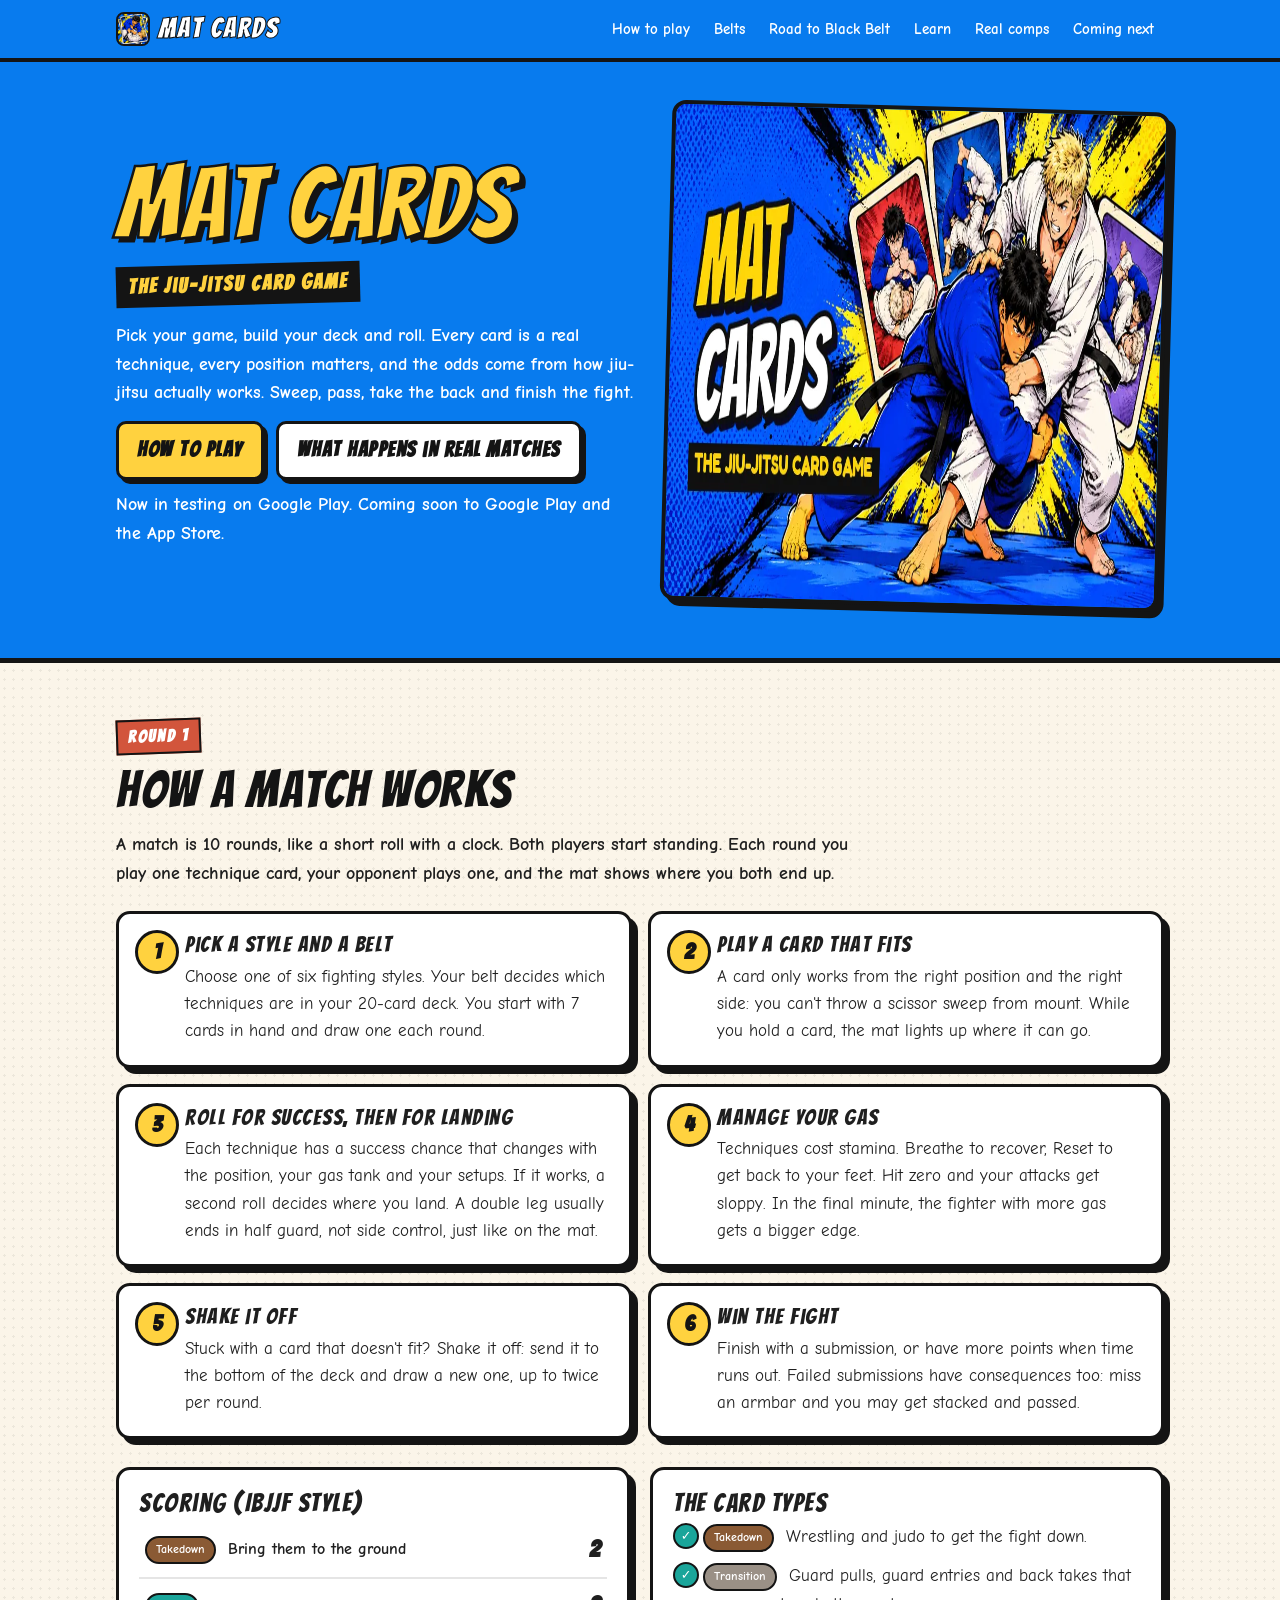
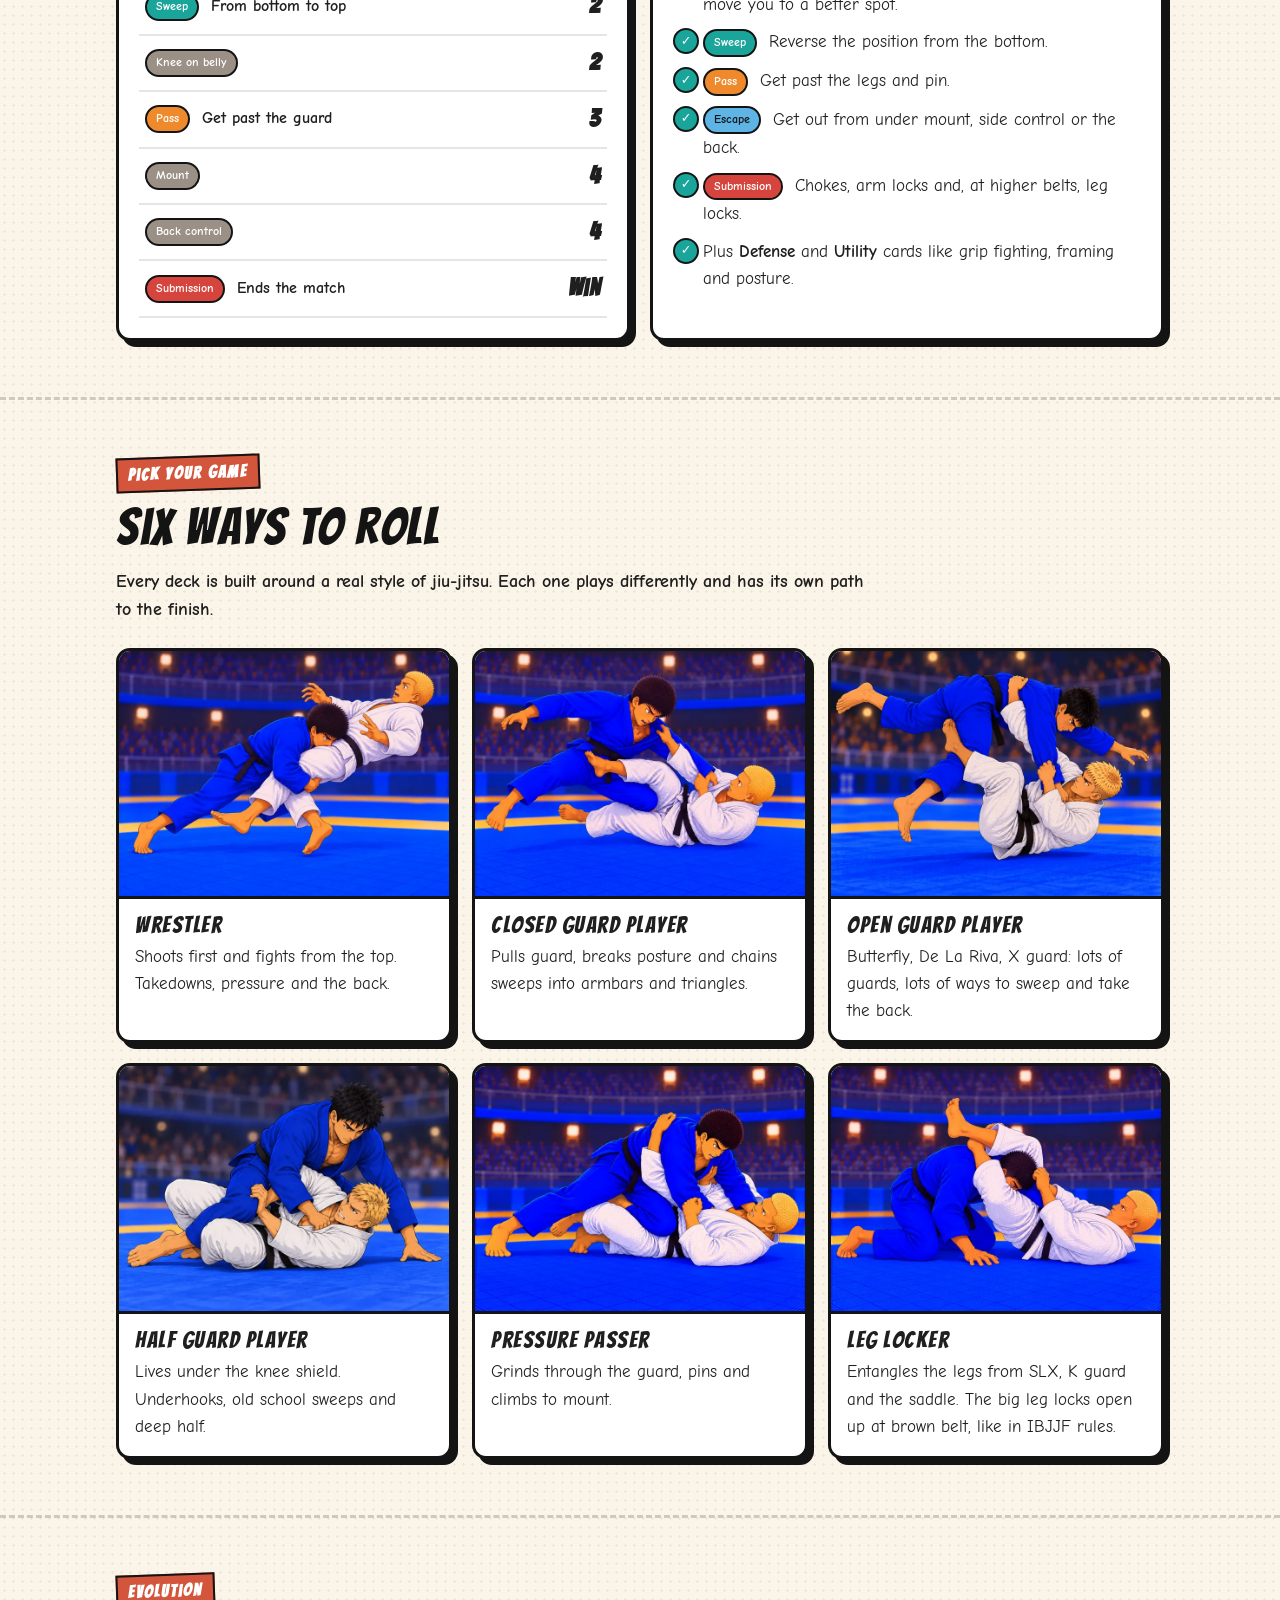
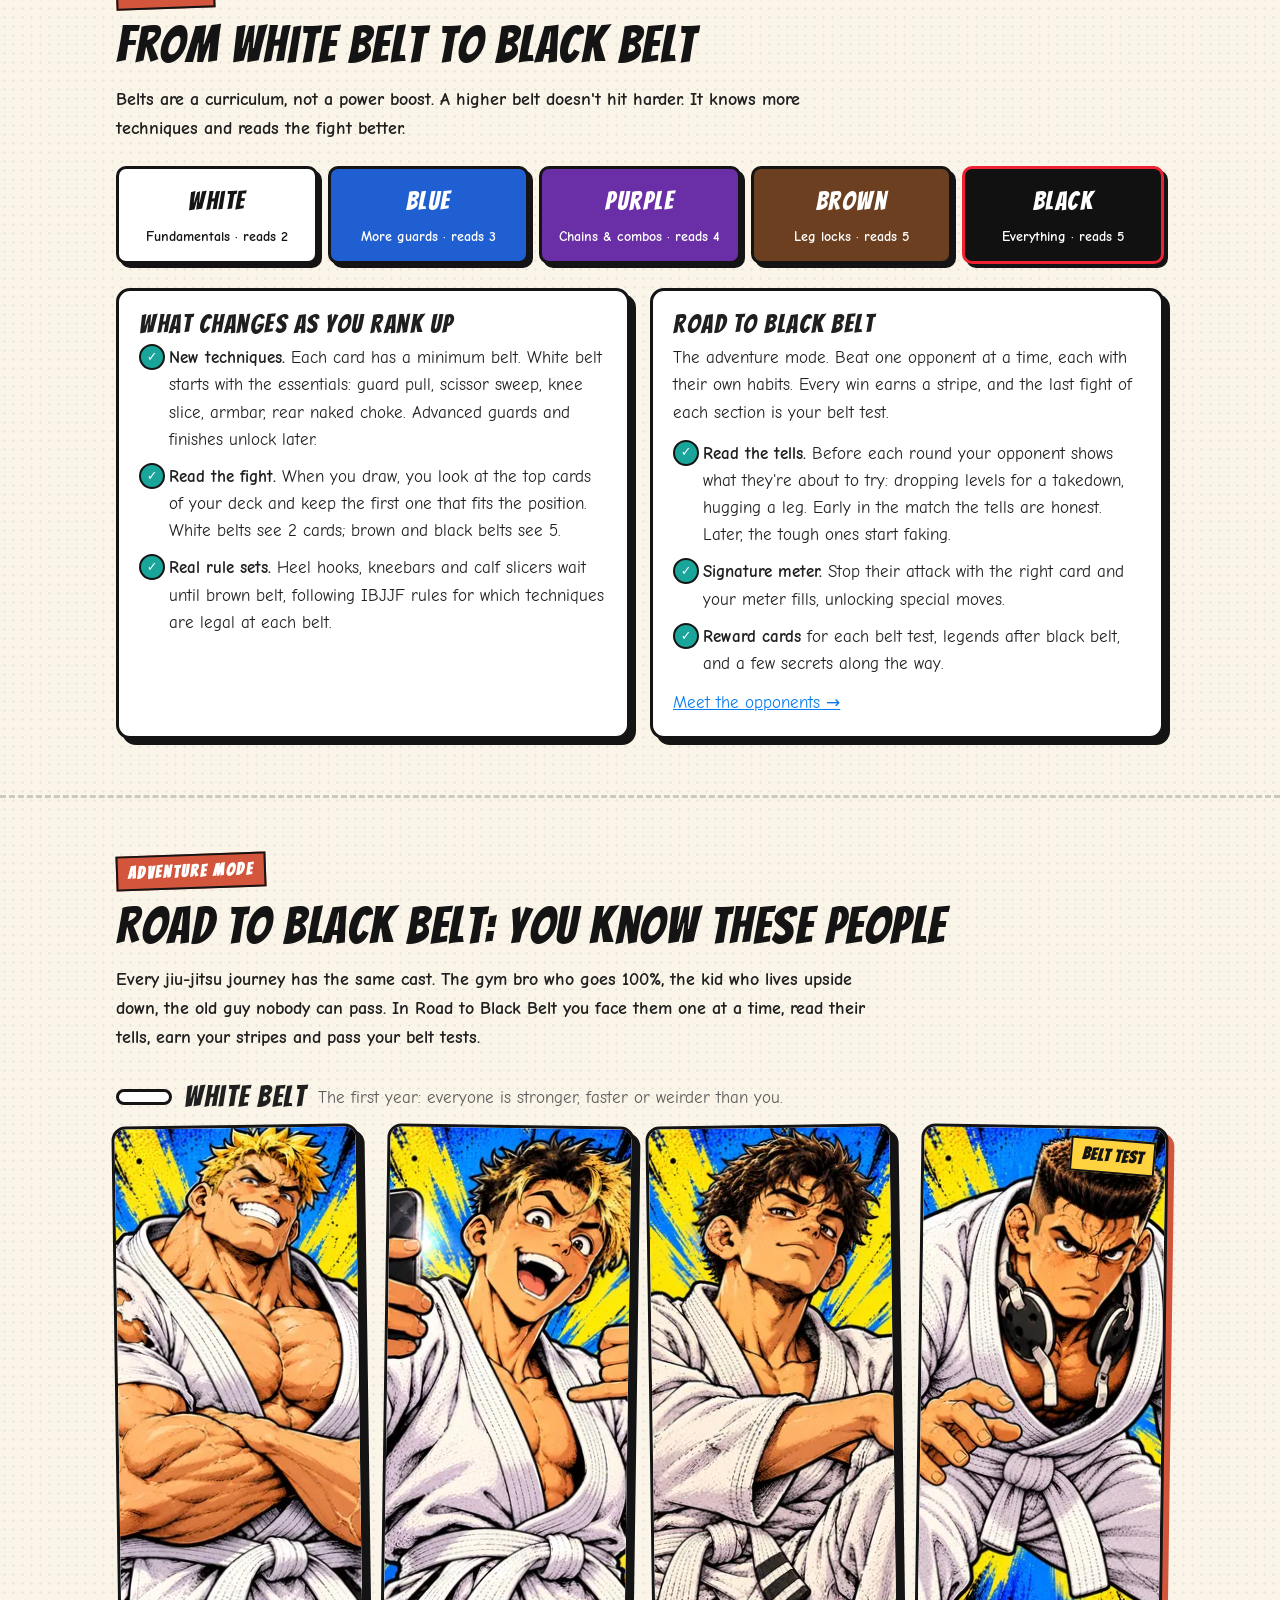
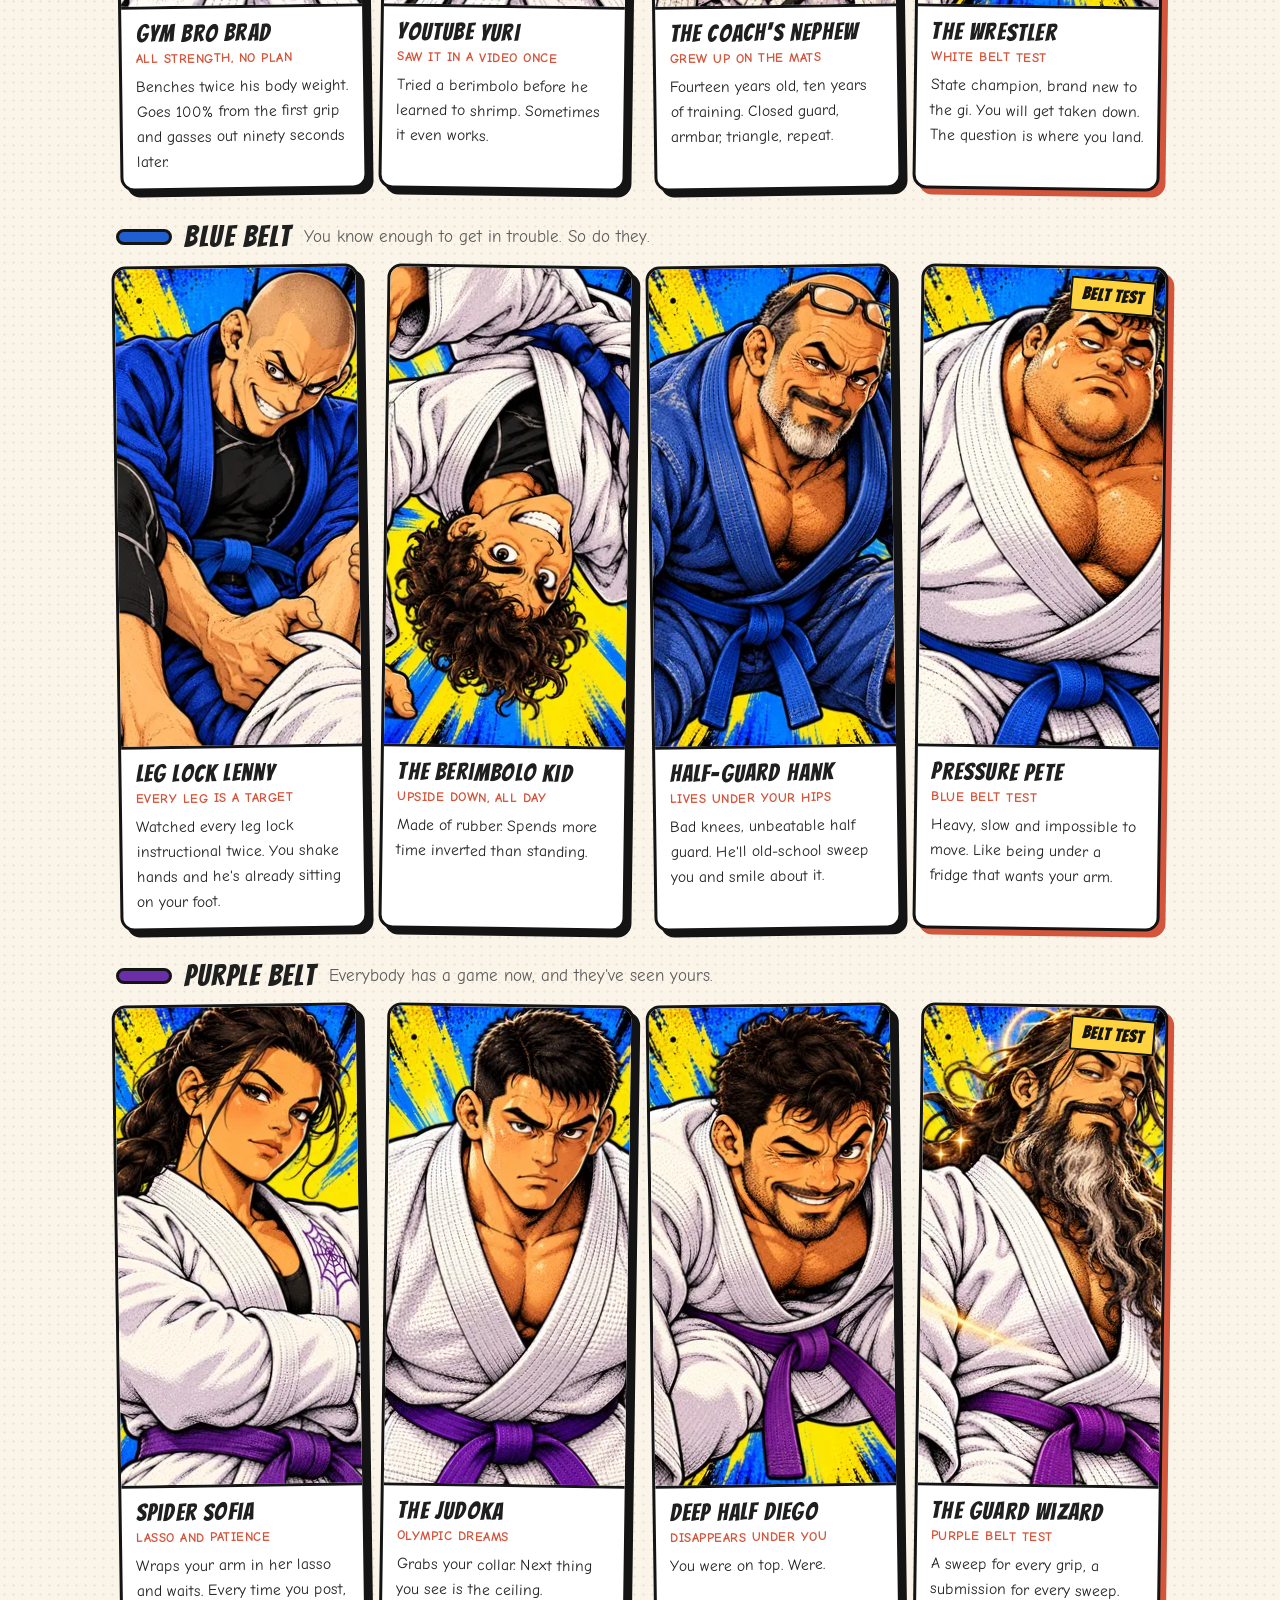
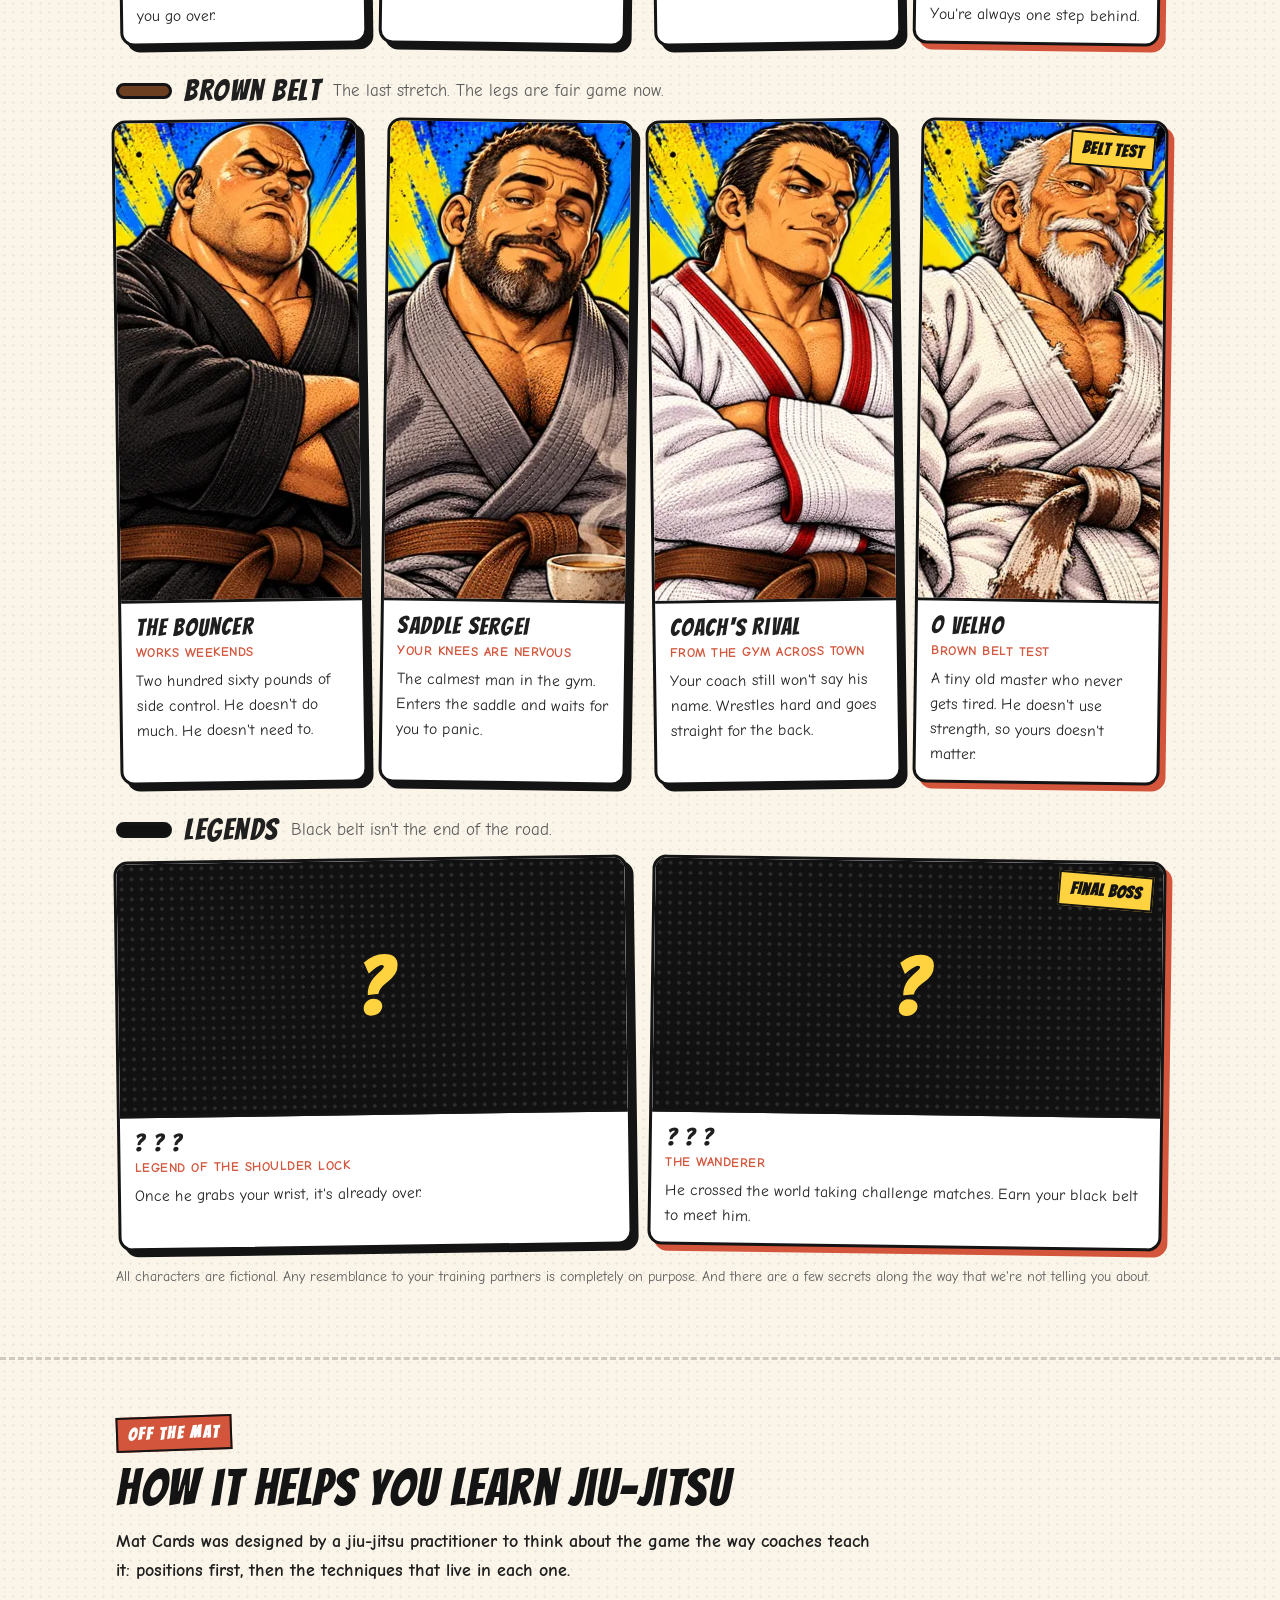
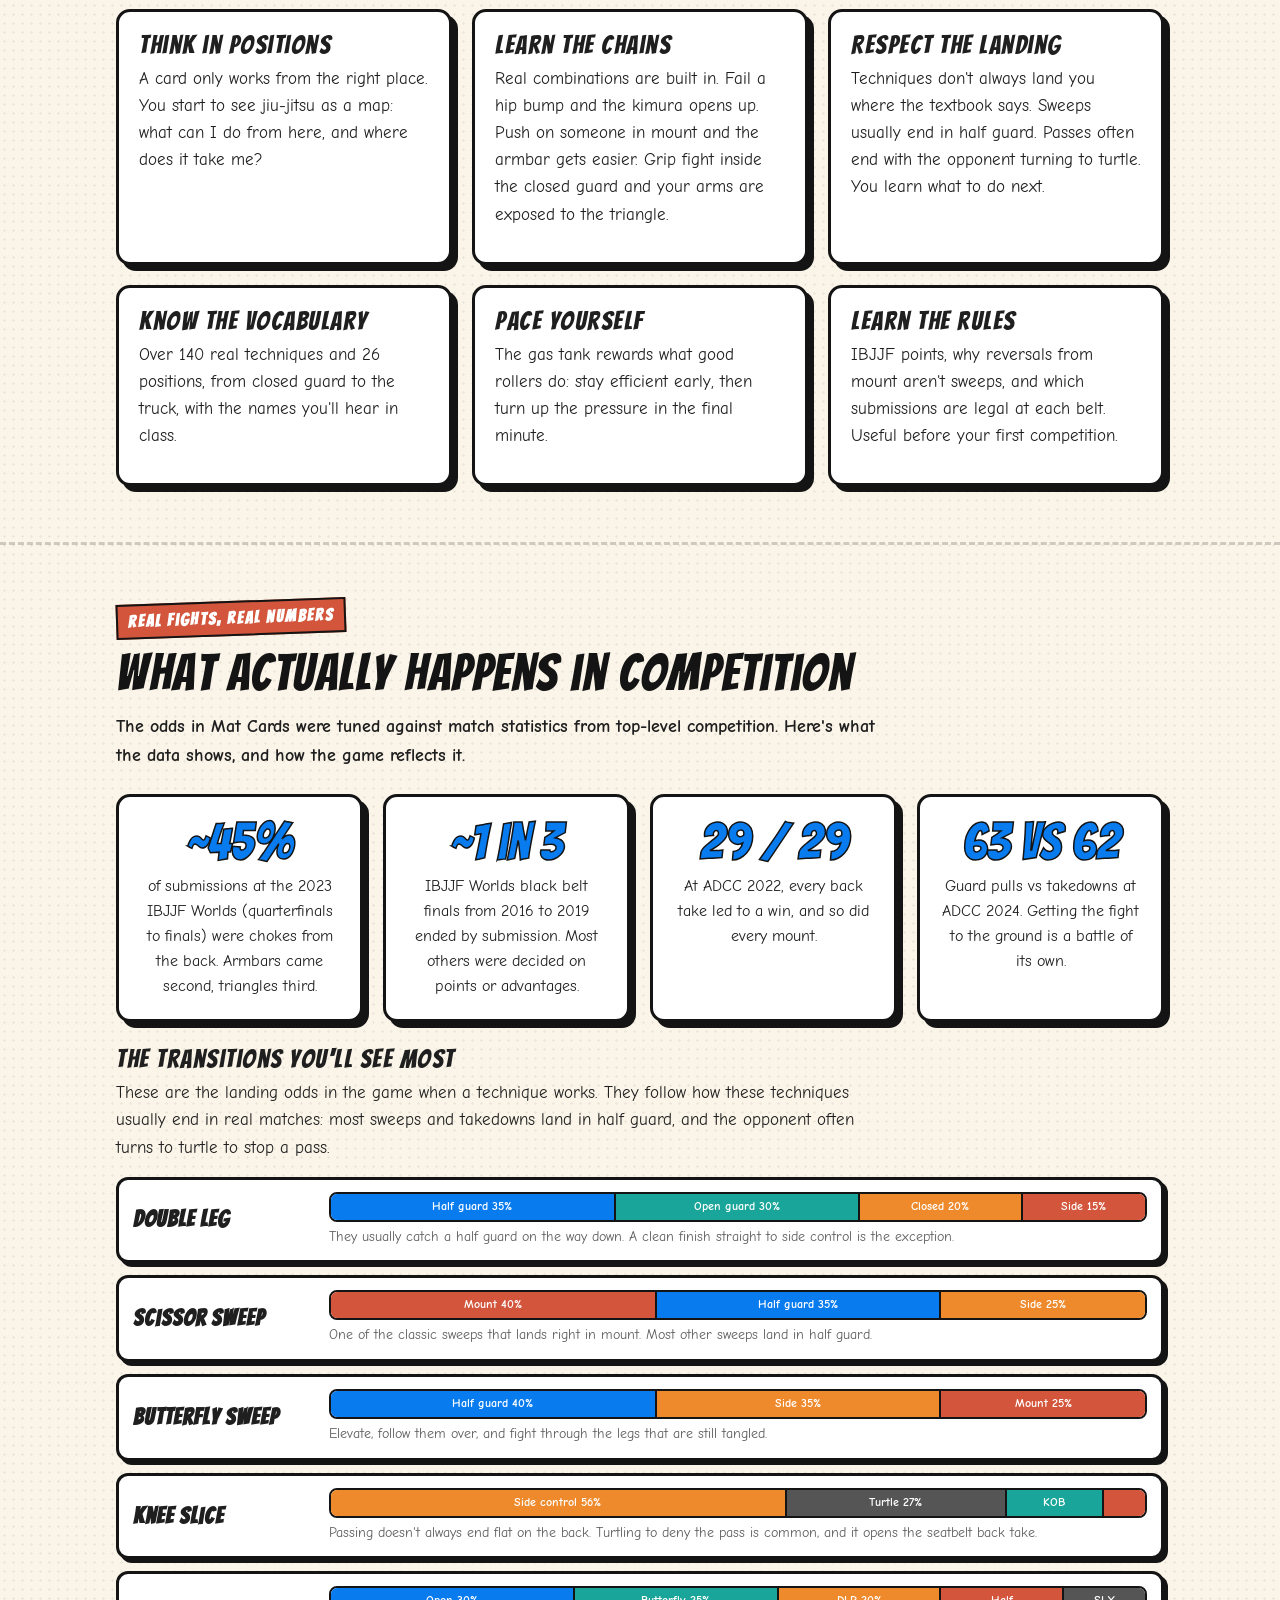
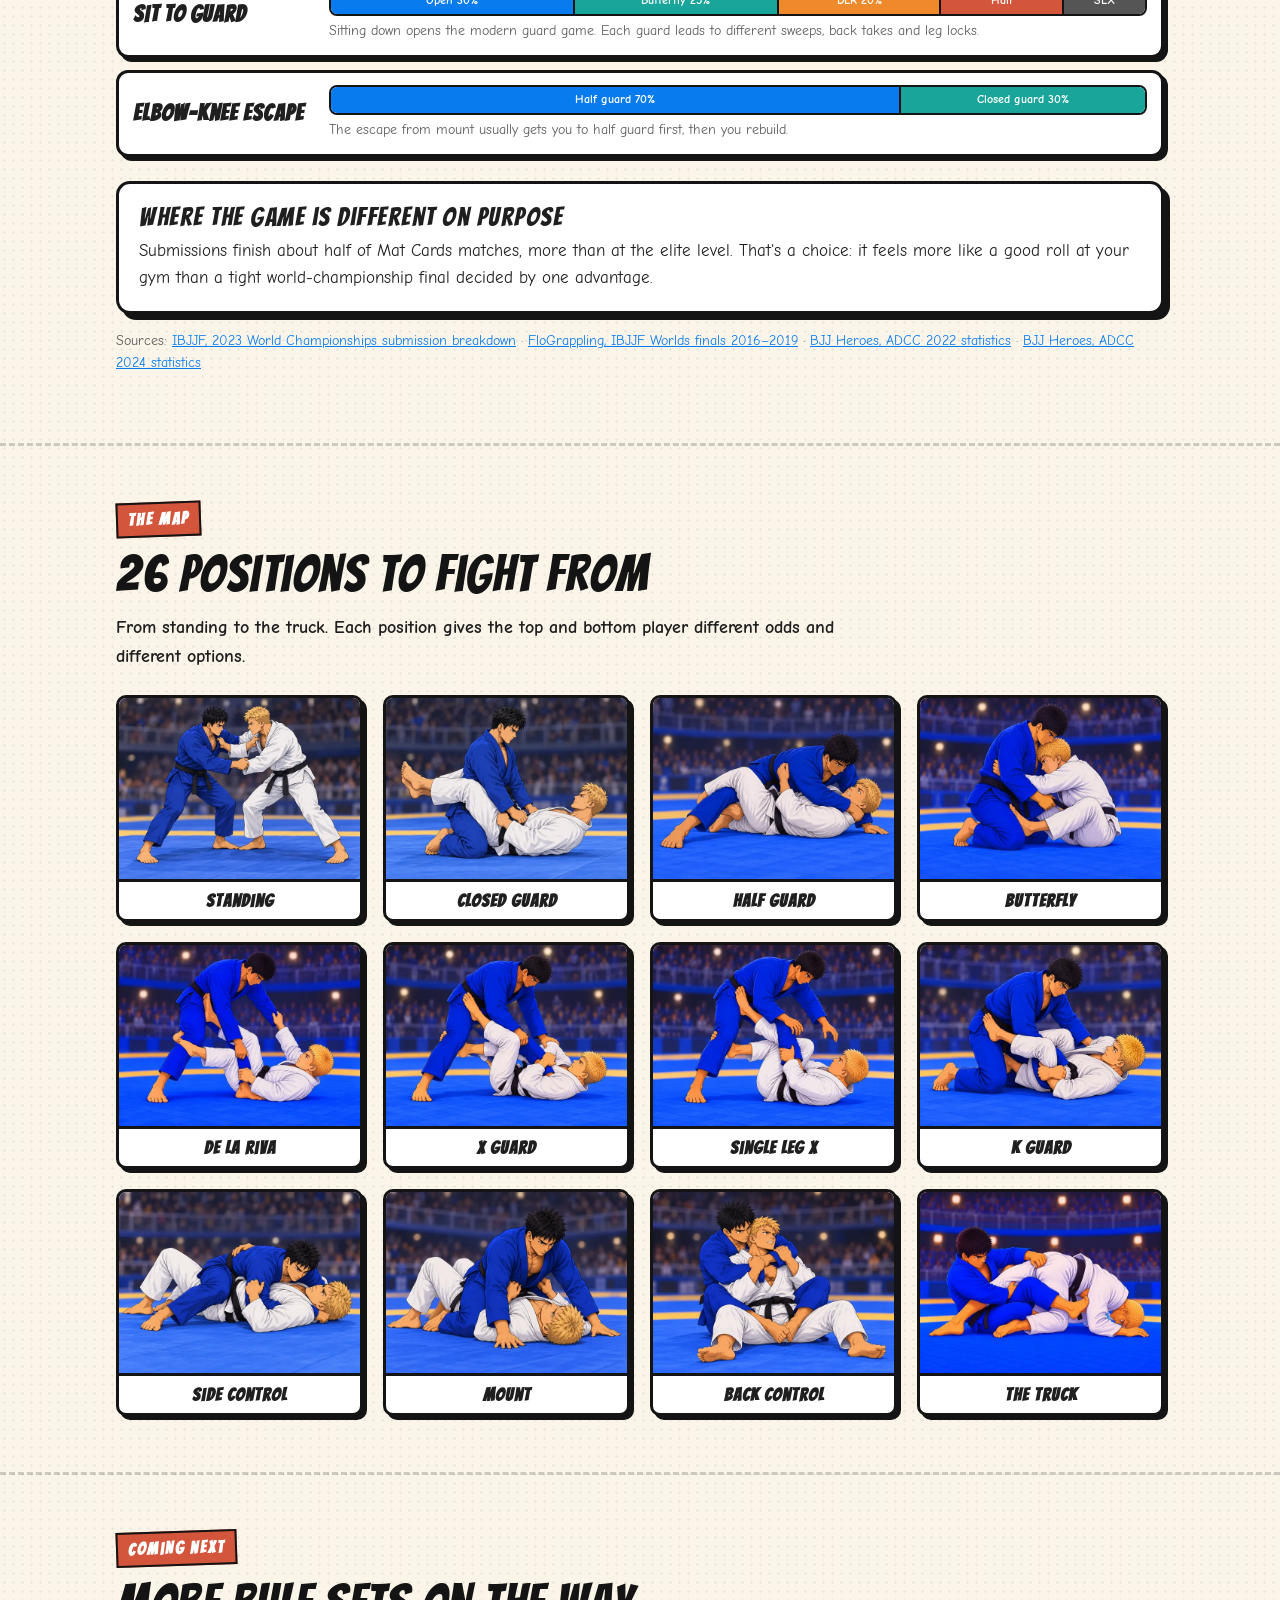
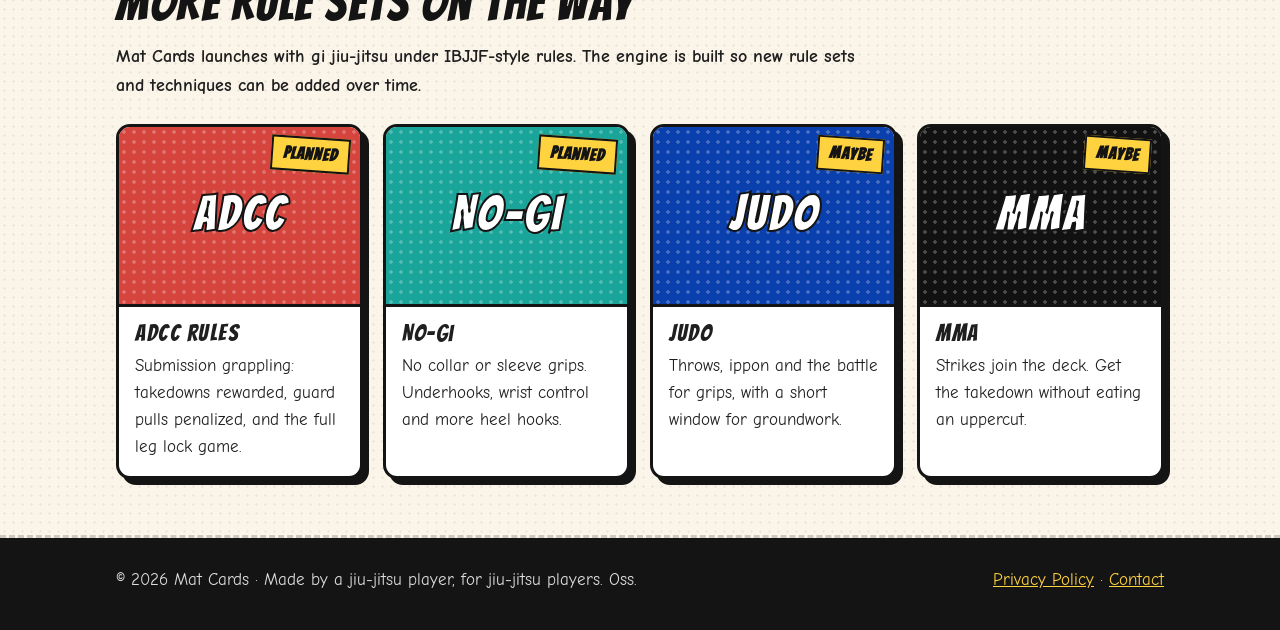
<file: index.html>
<!doctype html>
<html lang="en">
<head>
<meta charset="utf-8">
<meta name="viewport" content="width=device-width, initial-scale=1">
<title>Mat Cards — The Jiu-Jitsu Card Game</title>
<meta name="description" content="Mat Cards is a jiu-jitsu card game built on real grappling: positions, transitions and submissions work the way they do on the mat. Learn how to play, how belts work and what really happens in competition.">
<meta property="og:title" content="Mat Cards — The Jiu-Jitsu Card Game">
<meta property="og:description" content="Play techniques, chain positions and submit your opponent. A card game built on how jiu-jitsu really works.">
<meta property="og:image" content="assets/img/hero.webp">
<link rel="icon" href="assets/img/favicon.png">
<link rel="preconnect" href="https://fonts.googleapis.com">
<link rel="preconnect" href="https://fonts.gstatic.com" crossorigin>
<link href="https://fonts.googleapis.com/css2?family=Bangers&family=Comic+Neue:wght@400;700&display=swap" rel="stylesheet">
<link rel="stylesheet" href="assets/site.css">
</head>
<body>

<nav class="top"><div class="wrap">
  <a class="brand" href="#top"><img src="assets/img/icon.png" alt="">Mat Cards</a>
  <div class="links">
    <a href="#play">How to play</a>
    <a href="#belts">Belts</a>
    <a href="#road">Road to Black Belt</a>
    <a href="#learn">Learn</a>
    <a href="#real">Real comps</a>
    <a href="#next">Coming next</a>
  </div>
</div></nav>

<header class="hero" id="top"><div class="wrap">
  <div>
    <h1>Mat Cards</h1>
    <div class="tag">The jiu-jitsu card game</div>
    <p>Pick your game, build your deck and roll. Every card is a real technique, every position matters, and the odds come from how jiu-jitsu actually works. Sweep, pass, take the back and finish the fight.</p>
    <div class="btns">
      <a class="btn" href="#play">How to play</a>
      <a class="btn alt" href="#real">What happens in real matches</a>
    </div>
    <p class="soon">Now in testing on Google Play. Coming soon to Google Play and the App Store.</p>
  </div>
  <img class="art" src="assets/img/hero.webp" alt="Mat Cards key art: two fighters in blue and white gis with game cards behind them" width="1024" height="500">
</div></header>

<main>

<!-- HOW TO PLAY -->
<section id="play"><div class="wrap">
  <span class="kicker">Round 1</span>
  <h2>How a match works</h2>
  <p class="lead">A match is 10 rounds, like a short roll with a clock. Both players start standing. Each round you play one technique card, your opponent plays one, and the mat shows where you both end up.</p>

  <div class="steps" style="margin-top:24px">
    <div class="panel step"><h3>Pick a style and a belt</h3><p>Choose one of six fighting styles. Your belt decides which techniques are in your 20-card deck. You start with 7 cards in hand and draw one each round.</p></div>
    <div class="panel step"><h3>Play a card that fits</h3><p>A card only works from the right position and the right side: you can't throw a scissor sweep from mount. While you hold a card, the mat lights up where it can go.</p></div>
    <div class="panel step"><h3>Roll for success, then for landing</h3><p>Each technique has a success chance that changes with the position, your gas tank and your setups. If it works, a second roll decides where you land. A double leg usually ends in half guard, not side control, just like on the mat.</p></div>
    <div class="panel step"><h3>Manage your gas</h3><p>Techniques cost stamina. Breathe to recover, Reset to get back to your feet. Hit zero and your attacks get sloppy. In the final minute, the fighter with more gas gets a bigger edge.</p></div>
    <div class="panel step"><h3>Shake it off</h3><p>Stuck with a card that doesn't fit? Shake it off: send it to the bottom of the deck and draw a new one, up to twice per round.</p></div>
    <div class="panel step"><h3>Win the fight</h3><p>Finish with a submission, or have more points when time runs out. Failed submissions have consequences too: miss an armbar and you may get stacked and passed.</p></div>
  </div>

  <div class="grid g2" style="margin-top:28px">
    <div class="panel">
      <h3>Scoring (IBJJF style)</h3>
      <table class="points">
        <tr><td><span class="pill td">Takedown</span> Bring them to the ground</td><td>2</td></tr>
        <tr><td><span class="pill sweep">Sweep</span> From bottom to top</td><td>2</td></tr>
        <tr><td><span class="pill tr">Knee on belly</span></td><td>2</td></tr>
        <tr><td><span class="pill pass">Pass</span> Get past the guard</td><td>3</td></tr>
        <tr><td><span class="pill tr">Mount</span></td><td>4</td></tr>
        <tr><td><span class="pill tr">Back control</span></td><td>4</td></tr>
        <tr><td><span class="pill sub">Submission</span> Ends the match</td><td>Win</td></tr>
      </table>
    </div>
    <div class="panel">
      <h3>The card types</h3>
      <ul class="check">
        <li><span class="pill td">Takedown</span> Wrestling and judo to get the fight down.</li>
        <li><span class="pill tr">Transition</span> Guard pulls, guard entries and back takes that move you to a better spot.</li>
        <li><span class="pill sweep">Sweep</span> Reverse the position from the bottom.</li>
        <li><span class="pill pass">Pass</span> Get past the legs and pin.</li>
        <li><span class="pill esc">Escape</span> Get out from under mount, side control or the back.</li>
        <li><span class="pill sub">Submission</span> Chokes, arm locks and, at higher belts, leg locks.</li>
        <li>Plus <b>Defense</b> and <b>Utility</b> cards like grip fighting, framing and posture.</li>
      </ul>
    </div>
  </div>
</div></section>

<!-- STYLES -->
<section id="styles"><div class="wrap">
  <span class="kicker">Pick your game</span>
  <h2>Six ways to roll</h2>
  <p class="lead">Every deck is built around a real style of jiu-jitsu. Each one plays differently and has its own path to the finish.</p>
  <div class="grid g3" style="margin-top:24px">
    <div class="card"><img src="assets/img/card_double_leg.webp" alt="Double leg takedown" loading="lazy"><div class="body"><h3>Wrestler</h3><p>Shoots first and fights from the top. Takedowns, pressure and the back.</p></div></div>
    <div class="card"><img src="assets/img/card_scissor_sweep.webp" alt="Scissor sweep from closed guard" loading="lazy"><div class="body"><h3>Closed Guard Player</h3><p>Pulls guard, breaks posture and chains sweeps into armbars and triangles.</p></div></div>
    <div class="card"><img src="assets/img/card_butterfly_sweep.webp" alt="Butterfly sweep" loading="lazy"><div class="body"><h3>Open Guard Player</h3><p>Butterfly, De La Riva, X guard: lots of guards, lots of ways to sweep and take the back.</p></div></div>
    <div class="card"><img src="assets/img/card_elbow_knee.webp" alt="Elbow-knee escape to half guard" loading="lazy"><div class="body"><h3>Half Guard Player</h3><p>Lives under the knee shield. Underhooks, old school sweeps and deep half.</p></div></div>
    <div class="card"><img src="assets/img/card_knee_slice.webp" alt="Knee slice pass" loading="lazy"><div class="body"><h3>Pressure Passer</h3><p>Grinds through the guard, pins and climbs to mount.</p></div></div>
    <div class="card"><img src="assets/img/card_triangle.webp" alt="Triangle choke" loading="lazy"><div class="body"><h3>Leg Locker</h3><p>Entangles the legs from SLX, K guard and the saddle. The big leg locks open up at brown belt, like in IBJJF rules.</p></div></div>
  </div>
</div></section>

<!-- BELTS -->
<section id="belts"><div class="wrap">
  <span class="kicker">Evolution</span>
  <h2>From white belt to black belt</h2>
  <p class="lead">Belts are a curriculum, not a power boost. A higher belt doesn't hit harder. It knows more techniques and reads the fight better.</p>
  <div class="belts" style="margin:24px 0">
    <div class="belt white"><b>White</b><span>Fundamentals · reads 2</span></div>
    <div class="belt blue"><b>Blue</b><span>More guards · reads 3</span></div>
    <div class="belt purple"><b>Purple</b><span>Chains & combos · reads 4</span></div>
    <div class="belt brown"><b>Brown</b><span>Leg locks · reads 5</span></div>
    <div class="belt black"><b>Black</b><span>Everything · reads 5</span></div>
  </div>
  <div class="grid g2">
    <div class="panel">
      <h3>What changes as you rank up</h3>
      <ul class="check">
        <li><b>New techniques.</b> Each card has a minimum belt. White belt starts with the essentials: guard pull, scissor sweep, knee slice, armbar, rear naked choke. Advanced guards and finishes unlock later.</li>
        <li><b>Read the fight.</b> When you draw, you look at the top cards of your deck and keep the first one that fits the position. White belts see 2 cards; brown and black belts see 5.</li>
        <li><b>Real rule sets.</b> Heel hooks, kneebars and calf slicers wait until brown belt, following IBJJF rules for which techniques are legal at each belt.</li>
      </ul>
    </div>
    <div class="panel">
      <h3>Road to Black Belt</h3>
      <p style="font-weight:400">The adventure mode. Beat one opponent at a time, each with their own habits. Every win earns a stripe, and the last fight of each section is your belt test.</p>
      <ul class="check">
        <li><b>Read the tells.</b> Before each round your opponent shows what they're about to try: dropping levels for a takedown, hugging a leg. Early in the match the tells are honest. Later, the tough ones start faking.</li>
        <li><b>Signature meter.</b> Stop their attack with the right card and your meter fills, unlocking special moves.</li>
        <li><b>Reward cards</b> for each belt test, legends after black belt, and a few secrets along the way.</li>
      </ul>
      <p style="font-weight:400;margin:12px 0 0"><a href="#road">Meet the opponents →</a></p>
    </div>
  </div>
</div></section>

<!-- ROAD TO BLACK BELT -->
<section id="road"><div class="wrap">
  <span class="kicker">Adventure mode</span>
  <h2>Road to Black Belt: you know these people</h2>
  <p class="lead">Every jiu-jitsu journey has the same cast. The gym bro who goes 100%, the kid who lives upside down, the old guy nobody can pass. In Road to Black Belt you face them one at a time, read their tells, earn your stripes and pass your belt tests.</p>

  <div class="mates-head"><span class="beltchip white"></span><h3>White belt</h3><p>The first year: everyone is stronger, faster or weirder than you.</p></div>
  <div class="grid g4 mates">
    <div class="mate"><img src="assets/img/portrait_gym_bro_brad.webp" alt="Gym Bro Brad, white belt opponent" loading="lazy" width="480" height="480"><div class="body"><h4>Gym Bro Brad</h4><div class="mtag">All strength, no plan</div><p>Benches twice his body weight. Goes 100% from the first grip and gasses out ninety seconds later.</p></div></div>
    <div class="mate"><img src="assets/img/portrait_youtube_yuri.webp" alt="YouTube Yuri, white belt opponent" loading="lazy" width="480" height="480"><div class="body"><h4>YouTube Yuri</h4><div class="mtag">Saw it in a video once</div><p>Tried a berimbolo before he learned to shrimp. Sometimes it even works.</p></div></div>
    <div class="mate"><img src="assets/img/portrait_coachs_nephew.webp" alt="The Coach's Nephew, white belt opponent" loading="lazy" width="480" height="480"><div class="body"><h4>The Coach's Nephew</h4><div class="mtag">Grew up on the mats</div><p>Fourteen years old, ten years of training. Closed guard, armbar, triangle, repeat.</p></div></div>
    <div class="mate boss"><img src="assets/img/portrait_the_wrestler.webp" alt="The Wrestler, white belt opponent" loading="lazy" width="480" height="480"><span class="badge">Belt test</span><div class="body"><h4>The Wrestler</h4><div class="mtag">White belt test</div><p>State champion, brand new to the gi. You will get taken down. The question is where you land.</p></div></div>
  </div>
  <div class="mates-head"><span class="beltchip blue"></span><h3>Blue belt</h3><p>You know enough to get in trouble. So do they.</p></div>
  <div class="grid g4 mates">
    <div class="mate"><img src="assets/img/portrait_leg_lock_lenny.webp" alt="Leg Lock Lenny, blue belt opponent" loading="lazy" width="480" height="480"><div class="body"><h4>Leg Lock Lenny</h4><div class="mtag">Every leg is a target</div><p>Watched every leg lock instructional twice. You shake hands and he's already sitting on your foot.</p></div></div>
    <div class="mate"><img src="assets/img/portrait_berimbolo_kid.webp" alt="The Berimbolo Kid, blue belt opponent" loading="lazy" width="480" height="480"><div class="body"><h4>The Berimbolo Kid</h4><div class="mtag">Upside down, all day</div><p>Made of rubber. Spends more time inverted than standing.</p></div></div>
    <div class="mate"><img src="assets/img/portrait_half_guard_hank.webp" alt="Half-Guard Hank, blue belt opponent" loading="lazy" width="480" height="480"><div class="body"><h4>Half-Guard Hank</h4><div class="mtag">Lives under your hips</div><p>Bad knees, unbeatable half guard. He'll old-school sweep you and smile about it.</p></div></div>
    <div class="mate boss"><img src="assets/img/portrait_pressure_pete.webp" alt="Pressure Pete, blue belt opponent" loading="lazy" width="480" height="480"><span class="badge">Belt test</span><div class="body"><h4>Pressure Pete</h4><div class="mtag">Blue belt test</div><p>Heavy, slow and impossible to move. Like being under a fridge that wants your arm.</p></div></div>
  </div>
  <div class="mates-head"><span class="beltchip purple"></span><h3>Purple belt</h3><p>Everybody has a game now, and they've seen yours.</p></div>
  <div class="grid g4 mates">
    <div class="mate"><img src="assets/img/portrait_spider_sofia.webp" alt="Spider Sofia, purple belt opponent" loading="lazy" width="480" height="480"><div class="body"><h4>Spider Sofia</h4><div class="mtag">Lasso and patience</div><p>Wraps your arm in her lasso and waits. Every time you post, you go over.</p></div></div>
    <div class="mate"><img src="assets/img/portrait_the_judoka.webp" alt="The Judoka, purple belt opponent" loading="lazy" width="480" height="480"><div class="body"><h4>The Judoka</h4><div class="mtag">Olympic dreams</div><p>Grabs your collar. Next thing you see is the ceiling.</p></div></div>
    <div class="mate"><img src="assets/img/portrait_deep_half_diego.webp" alt="Deep Half Diego, purple belt opponent" loading="lazy" width="480" height="480"><div class="body"><h4>Deep Half Diego</h4><div class="mtag">Disappears under you</div><p>You were on top. Were.</p></div></div>
    <div class="mate boss"><img src="assets/img/portrait_guard_wizard.webp" alt="The Guard Wizard, purple belt opponent" loading="lazy" width="480" height="480"><span class="badge">Belt test</span><div class="body"><h4>The Guard Wizard</h4><div class="mtag">Purple belt test</div><p>A sweep for every grip, a submission for every sweep. You're always one step behind.</p></div></div>
  </div>
  <div class="mates-head"><span class="beltchip brown"></span><h3>Brown belt</h3><p>The last stretch. The legs are fair game now.</p></div>
  <div class="grid g4 mates">
    <div class="mate"><img src="assets/img/portrait_the_bouncer.webp" alt="The Bouncer, brown belt opponent" loading="lazy" width="480" height="480"><div class="body"><h4>The Bouncer</h4><div class="mtag">Works weekends</div><p>Two hundred sixty pounds of side control. He doesn't do much. He doesn't need to.</p></div></div>
    <div class="mate"><img src="assets/img/portrait_saddle_sergei.webp" alt="Saddle Sergei, brown belt opponent" loading="lazy" width="480" height="480"><div class="body"><h4>Saddle Sergei</h4><div class="mtag">Your knees are nervous</div><p>The calmest man in the gym. Enters the saddle and waits for you to panic.</p></div></div>
    <div class="mate"><img src="assets/img/portrait_coachs_rival.webp" alt="Coach's Rival, brown belt opponent" loading="lazy" width="480" height="480"><div class="body"><h4>Coach's Rival</h4><div class="mtag">From the gym across town</div><p>Your coach still won't say his name. Wrestles hard and goes straight for the back.</p></div></div>
    <div class="mate boss"><img src="assets/img/portrait_o_velho.webp" alt="O Velho, brown belt opponent" loading="lazy" width="480" height="480"><span class="badge">Belt test</span><div class="body"><h4>O Velho</h4><div class="mtag">Brown belt test</div><p>A tiny old master who never gets tired. He doesn't use strength, so yours doesn't matter.</p></div></div>
  </div>
  <div class="mates-head"><span class="beltchip black"></span><h3>Legends</h3><p>Black belt isn't the end of the road.</p></div>
  <div class="grid g2 mates legends">
    <div class="mate locked"><div class="ph">?</div><div class="body"><h4>? ? ?</h4><div class="mtag">Legend of the shoulder lock</div><p>Once he grabs your wrist, it's already over.</p></div></div>
    <div class="mate locked boss"><div class="ph">?</div><span class="badge">Final boss</span><div class="body"><h4>? ? ?</h4><div class="mtag">The wanderer</div><p>He crossed the world taking challenge matches. Earn your black belt to meet him.</p></div></div>
  </div>
  <p class="src" style="margin-top:18px">All characters are fictional. Any resemblance to your training partners is completely on purpose. And there are a few secrets along the way that we're not telling you about.</p>
</div></section>

<!-- LEARN -->
<section id="learn"><div class="wrap">
  <span class="kicker">Off the mat</span>
  <h2>How it helps you learn jiu-jitsu</h2>
  <p class="lead">Mat Cards was designed by a jiu-jitsu practitioner to think about the game the way coaches teach it: positions first, then the techniques that live in each one.</p>
  <div class="grid g3" style="margin-top:24px">
    <div class="panel"><h3>Think in positions</h3><p style="font-weight:400">A card only works from the right place. You start to see jiu-jitsu as a map: what can I do from here, and where does it take me?</p></div>
    <div class="panel"><h3>Learn the chains</h3><p style="font-weight:400">Real combinations are built in. Fail a hip bump and the kimura opens up. Push on someone in mount and the armbar gets easier. Grip fight inside the closed guard and your arms are exposed to the triangle.</p></div>
    <div class="panel"><h3>Respect the landing</h3><p style="font-weight:400">Techniques don't always land you where the textbook says. Sweeps usually end in half guard. Passes often end with the opponent turning to turtle. You learn what to do next.</p></div>
    <div class="panel"><h3>Know the vocabulary</h3><p style="font-weight:400">Over 140 real techniques and 26 positions, from closed guard to the truck, with the names you'll hear in class.</p></div>
    <div class="panel"><h3>Pace yourself</h3><p style="font-weight:400">The gas tank rewards what good rollers do: stay efficient early, then turn up the pressure in the final minute.</p></div>
    <div class="panel"><h3>Learn the rules</h3><p style="font-weight:400">IBJJF points, why reversals from mount aren't sweeps, and which submissions are legal at each belt. Useful before your first competition.</p></div>
  </div>
</div></section>

<!-- REAL COMPETITION -->
<section id="real"><div class="wrap">
  <span class="kicker">Real fights, real numbers</span>
  <h2>What actually happens in competition</h2>
  <p class="lead">The odds in Mat Cards were tuned against match statistics from top-level competition. Here's what the data shows, and how the game reflects it.</p>

  <div class="grid g4" style="margin:24px 0">
    <div class="panel stat"><b>~45%</b><p>of submissions at the 2023 IBJJF Worlds (quarterfinals to finals) were chokes from the back. Armbars came second, triangles third.</p></div>
    <div class="panel stat"><b>~1 in 3</b><p>IBJJF Worlds black belt finals from 2016 to 2019 ended by submission. Most others were decided on points or advantages.</p></div>
    <div class="panel stat"><b>29 / 29</b><p>At ADCC 2022, every back take led to a win, and so did every mount.</p></div>
    <div class="panel stat"><b>63 vs 62</b><p>Guard pulls vs takedowns at ADCC 2024. Getting the fight to the ground is a battle of its own.</p></div>
  </div>

  <h3 style="margin-top:12px">The transitions you'll see most</h3>
  <p style="font-weight:400;max-width:780px">These are the landing odds in the game when a technique works. They follow how these techniques usually end in real matches: most sweeps and takedowns land in half guard, and the opponent often turns to turtle to stop a pass.</p>

  <div class="flow" style="margin-top:16px">
    <div class="flowrow"><div class="name">Double Leg</div><div>
      <div class="bar"><span class="c1" style="width:35%">Half guard 35%</span><span class="c2" style="width:30%">Open guard 30%</span><span class="c3" style="width:20%">Closed 20%</span><span class="c4" style="width:15%">Side 15%</span></div>
      <small>They usually catch a half guard on the way down. A clean finish straight to side control is the exception.</small></div></div>
    <div class="flowrow"><div class="name">Scissor Sweep</div><div>
      <div class="bar"><span class="c4" style="width:40%">Mount 40%</span><span class="c1" style="width:35%">Half guard 35%</span><span class="c3" style="width:25%">Side 25%</span></div>
      <small>One of the classic sweeps that lands right in mount. Most other sweeps land in half guard.</small></div></div>
    <div class="flowrow"><div class="name">Butterfly Sweep</div><div>
      <div class="bar"><span class="c1" style="width:40%">Half guard 40%</span><span class="c3" style="width:35%">Side 35%</span><span class="c4" style="width:25%">Mount 25%</span></div>
      <small>Elevate, follow them over, and fight through the legs that are still tangled.</small></div></div>
    <div class="flowrow"><div class="name">Knee Slice</div><div>
      <div class="bar"><span class="c3" style="width:56%">Side control 56%</span><span class="c5" style="width:27%">Turtle 27%</span><span class="c2" style="width:12%">KOB</span><span class="c4" style="width:5%"></span></div>
      <small>Passing doesn't always end flat on the back. Turtling to deny the pass is common, and it opens the seatbelt back take.</small></div></div>
    <div class="flowrow"><div class="name">Sit to Guard</div><div>
      <div class="bar"><span class="c1" style="width:30%">Open 30%</span><span class="c2" style="width:25%">Butterfly 25%</span><span class="c3" style="width:20%">DLR 20%</span><span class="c4" style="width:15%">Half</span><span class="c5" style="width:10%">SLX</span></div>
      <small>Sitting down opens the modern guard game. Each guard leads to different sweeps, back takes and leg locks.</small></div></div>
    <div class="flowrow"><div class="name">Elbow-Knee Escape</div><div>
      <div class="bar"><span class="c1" style="width:70%">Half guard 70%</span><span class="c2" style="width:30%">Closed guard 30%</span></div>
      <small>The escape from mount usually gets you to half guard first, then you rebuild.</small></div></div>
  </div>

  <div class="panel" style="margin-top:24px">
    <h3>Where the game is different on purpose</h3>
    <p style="font-weight:400;margin:0">Submissions finish about half of Mat Cards matches, more than at the elite level. That's a choice: it feels more like a good roll at your gym than a tight world-championship final decided by one advantage.</p>
  </div>

  <p class="src" style="margin-top:16px">Sources: <a href="https://ibjjf.com/news/2023-world-championships-submission-breakdown">IBJJF, 2023 World Championships submission breakdown</a> · <a href="https://www.flograppling.com/articles/6519593-ibjjf-worlds-stats-breakdown-submissions-on-the-rise-over-last-four-years">FloGrappling, IBJJF Worlds finals 2016–2019</a> · <a href="https://www.bjjheroes.com/?p=13022">BJJ Heroes, ADCC 2022 statistics</a> · <a href="https://www.bjjheroes.com/?p=13985">BJJ Heroes, ADCC 2024 statistics</a></p>
</div></section>

<!-- POSITIONS -->
<section id="positions"><div class="wrap">
  <span class="kicker">The map</span>
  <h2>26 positions to fight from</h2>
  <p class="lead">From standing to the truck. Each position gives the top and bottom player different odds and different options.</p>
  <div class="grid g4 pos-grid" style="margin-top:24px">
    <div class="pos"><img src="assets/img/pos_standing.webp" alt="" loading="lazy"><span>Standing</span></div>
    <div class="pos"><img src="assets/img/pos_closed_guard.webp" alt="" loading="lazy"><span>Closed Guard</span></div>
    <div class="pos"><img src="assets/img/pos_half_guard.webp" alt="" loading="lazy"><span>Half Guard</span></div>
    <div class="pos"><img src="assets/img/pos_butterfly.webp" alt="" loading="lazy"><span>Butterfly</span></div>
    <div class="pos"><img src="assets/img/pos_dlr.webp" alt="" loading="lazy"><span>De La Riva</span></div>
    <div class="pos"><img src="assets/img/pos_x_guard.webp" alt="" loading="lazy"><span>X Guard</span></div>
    <div class="pos"><img src="assets/img/pos_slx.webp" alt="" loading="lazy"><span>Single Leg X</span></div>
    <div class="pos"><img src="assets/img/pos_k_guard.webp" alt="" loading="lazy"><span>K Guard</span></div>
    <div class="pos"><img src="assets/img/pos_side_control.webp" alt="" loading="lazy"><span>Side Control</span></div>
    <div class="pos"><img src="assets/img/pos_mount.webp" alt="" loading="lazy"><span>Mount</span></div>
    <div class="pos"><img src="assets/img/pos_back_control.webp" alt="" loading="lazy"><span>Back Control</span></div>
    <div class="pos"><img src="assets/img/pos_truck.webp" alt="" loading="lazy"><span>The Truck</span></div>
  </div>
</div></section>

<!-- COMING NEXT -->
<section id="next" class="future"><div class="wrap">
  <span class="kicker">Coming next</span>
  <h2>More rule sets on the way</h2>
  <p class="lead">Mat Cards launches with gi jiu-jitsu under IBJJF-style rules. The engine is built so new rule sets and techniques can be added over time.</p>
  <div class="grid g4" style="margin-top:24px">
    <div class="card"><div class="ph" style="background-color:#d6453d">ADCC</div><span class="badge">Planned</span><div class="body"><h3>ADCC rules</h3><p>Submission grappling: takedowns rewarded, guard pulls penalized, and the full leg lock game.</p></div></div>
    <div class="card"><div class="ph" style="background-color:#1aa59a">NO-GI</div><span class="badge">Planned</span><div class="body"><h3>No-Gi</h3><p>No collar or sleeve grips. Underhooks, wrist control and more heel hooks.</p></div></div>
    <div class="card"><div class="ph" style="background-color:#0a3fae">JUDO</div><span class="badge">Maybe</span><div class="body"><h3>Judo</h3><p>Throws, ippon and the battle for grips, with a short window for groundwork.</p></div></div>
    <div class="card"><div class="ph" style="background-color:#111">MMA</div><span class="badge">Maybe</span><div class="body"><h3>MMA</h3><p>Strikes join the deck. Get the takedown without eating an uppercut.</p></div></div>
  </div>
</div></section>

</main>

<footer><div class="wrap">
  <div>© 2026 Mat Cards · Made by a jiu-jitsu player, for jiu-jitsu players. Oss.</div>
  <div><a href="privacy/">Privacy Policy</a> · <a href="mailto:luizhenrique.outikauffmann@gmail.com">Contact</a></div>
</div></footer>

</body>
</html>
</file>
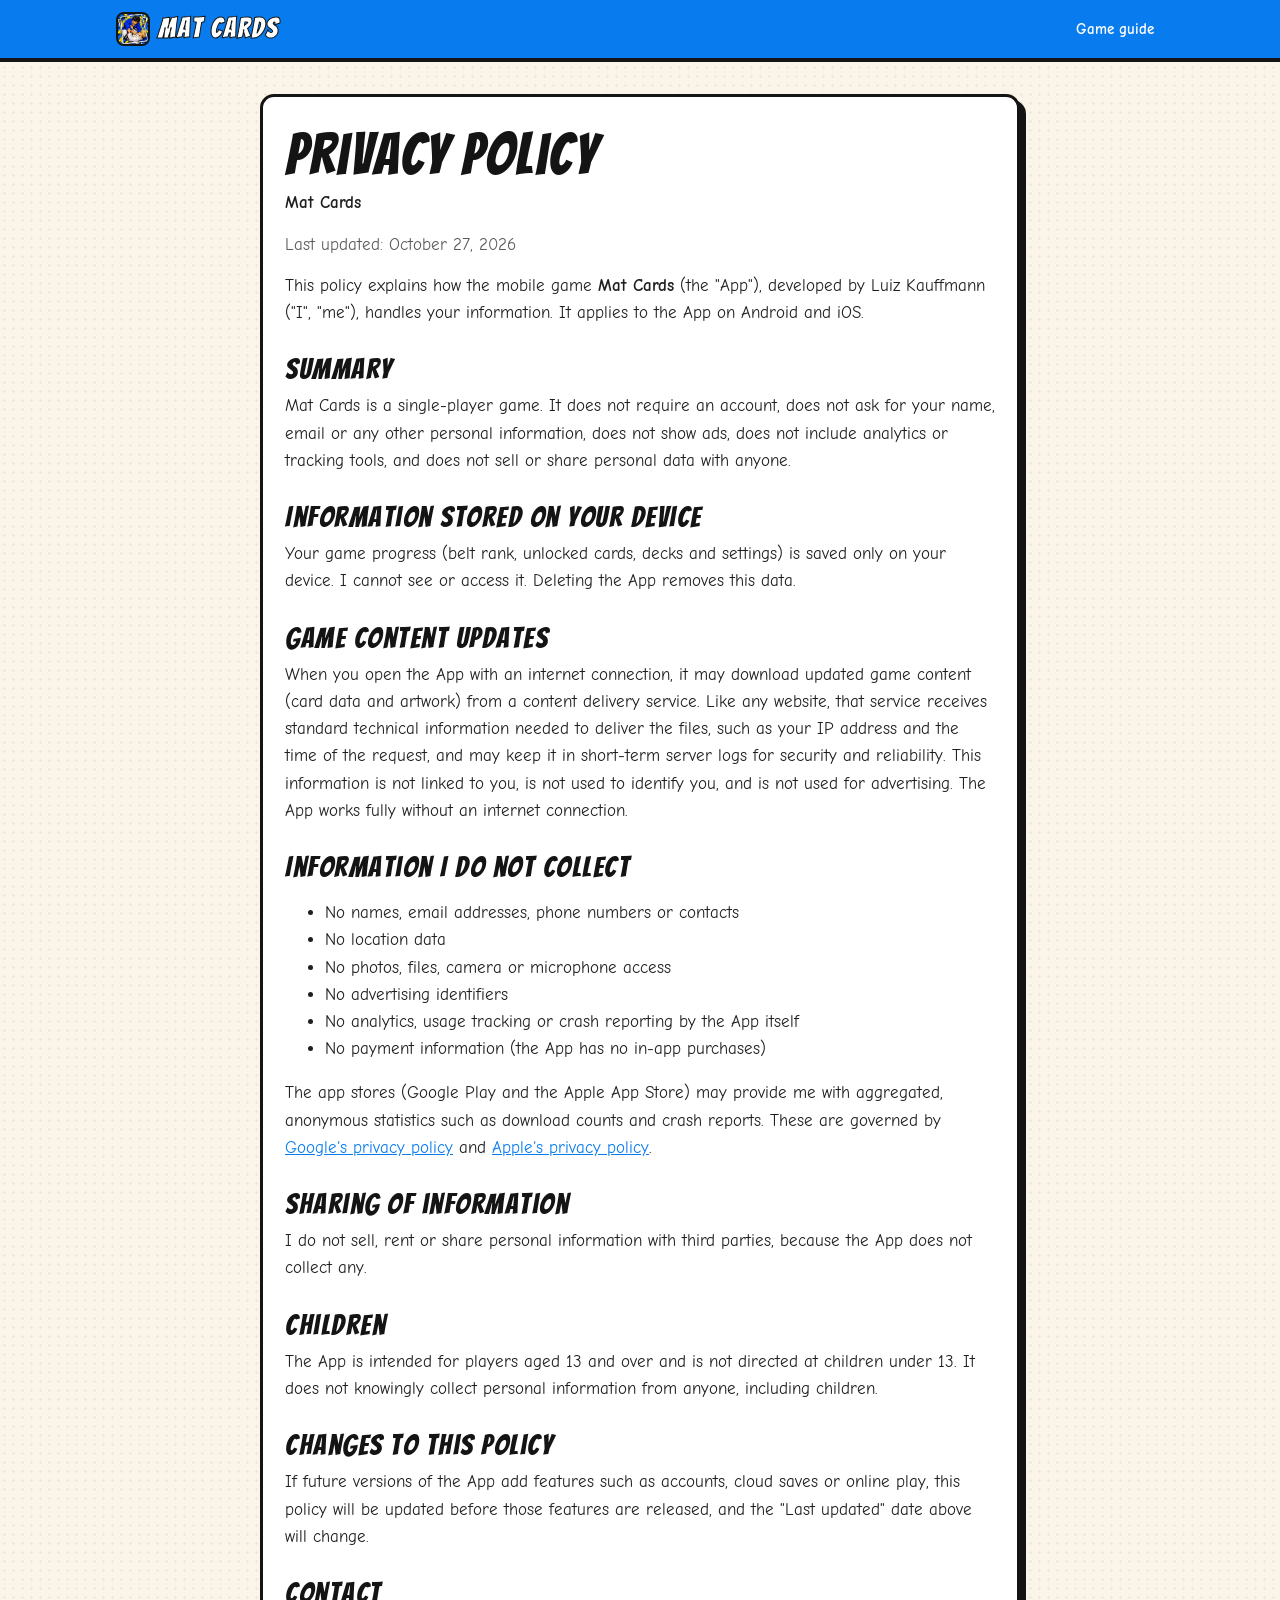
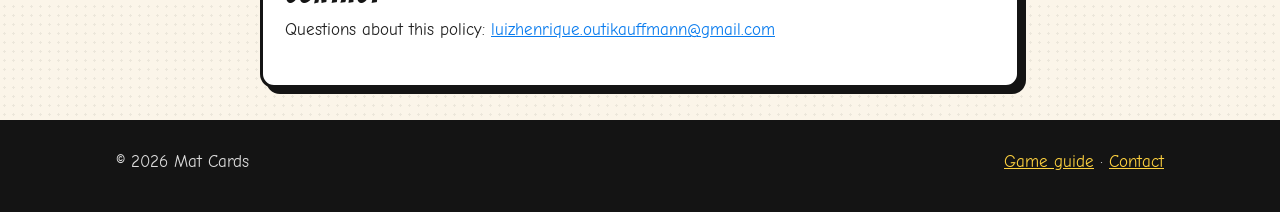
<file: privacy/index.html>
<!doctype html>
<html lang="en">
<head>
<meta charset="utf-8">
<meta name="viewport" content="width=device-width, initial-scale=1">
<title>Privacy Policy — Mat Cards</title>
<meta name="description" content="Privacy policy for the Mat Cards jiu-jitsu card game.">
<link rel="icon" href="../assets/img/favicon.png">
<link rel="preconnect" href="https://fonts.googleapis.com">
<link rel="preconnect" href="https://fonts.gstatic.com" crossorigin>
<link href="https://fonts.googleapis.com/css2?family=Bangers&family=Comic+Neue:wght@400;700&display=swap" rel="stylesheet">
<link rel="stylesheet" href="../assets/site.css">
</head>
<body>
<nav class="top"><div class="wrap">
  <a class="brand" href="../"><img src="../assets/img/icon.png" alt="">Mat Cards</a>
  <div class="links"><a href="../">Game guide</a></div>
</div></nav>
<main class="legal panel">
<h1>Privacy Policy</h1>
<p style="font-weight:700">Mat Cards</p>
<p class="updated">Last updated: October 27, 2026</p>

<p>This policy explains how the mobile game <strong>Mat Cards</strong> (the "App"), developed by Luiz Kauffmann ("I", "me"), handles your information. It applies to the App on Android and iOS.</p>

<h2>Summary</h2>
<p>Mat Cards is a single-player game. It does not require an account, does not ask for your name, email or any other personal information, does not show ads, does not include analytics or tracking tools, and does not sell or share personal data with anyone.</p>

<h2>Information stored on your device</h2>
<p>Your game progress (belt rank, unlocked cards, decks and settings) is saved only on your device. I cannot see or access it. Deleting the App removes this data.</p>

<h2>Game content updates</h2>
<p>When you open the App with an internet connection, it may download updated game content (card data and artwork) from a content delivery service. Like any website, that service receives standard technical information needed to deliver the files, such as your IP address and the time of the request, and may keep it in short-term server logs for security and reliability. This information is not linked to you, is not used to identify you, and is not used for advertising. The App works fully without an internet connection.</p>

<h2>Information I do not collect</h2>
<ul>
  <li>No names, email addresses, phone numbers or contacts</li>
  <li>No location data</li>
  <li>No photos, files, camera or microphone access</li>
  <li>No advertising identifiers</li>
  <li>No analytics, usage tracking or crash reporting by the App itself</li>
  <li>No payment information (the App has no in-app purchases)</li>
</ul>
<p>The app stores (Google Play and the Apple App Store) may provide me with aggregated, anonymous statistics such as download counts and crash reports. These are governed by <a href="https://policies.google.com/privacy">Google's privacy policy</a> and <a href="https://www.apple.com/legal/privacy/">Apple's privacy policy</a>.</p>

<h2>Sharing of information</h2>
<p>I do not sell, rent or share personal information with third parties, because the App does not collect any.</p>

<h2>Children</h2>
<p>The App is intended for players aged 13 and over and is not directed at children under 13. It does not knowingly collect personal information from anyone, including children.</p>

<h2>Changes to this policy</h2>
<p>If future versions of the App add features such as accounts, cloud saves or online play, this policy will be updated before those features are released, and the "Last updated" date above will change.</p>

<h2>Contact</h2>
<p>Questions about this policy: <a href="mailto:luizhenrique.outikauffmann@gmail.com">luizhenrique.outikauffmann@gmail.com</a></p>
</main>
<footer><div class="wrap">
  <div>© 2026 Mat Cards</div>
  <div><a href="../">Game guide</a> · <a href="mailto:luizhenrique.outikauffmann@gmail.com">Contact</a></div>
</div></footer>
</body>
</html>
</file>
<file: assets/site.css>
:root{
  --page:#fbf5e9; --paper:#ffffff; --ink:#141414; --text:#1f1f1f; --muted:#5b5b5b;
  --blue:#087BEE; --blue-deep:#0a3fae; --yellow:#FFD23F; --red:#D2553C;
  --sub:#d6453d; --sweep:#1aa59a; --pass:#ee8a2c; --takedown:#8a5a34; --escape:#5fb4e6; --trans:#9a9086;
  --shadow:6px 6px 0 var(--ink);
}
@media (prefers-color-scheme: dark){
  :root{ --page:#15171c; --paper:#1f232b; --ink:#000; --text:#eceae4; --muted:#a8a59d; --shadow:6px 6px 0 #000; }
}
*{box-sizing:border-box}
html{scroll-behavior:smooth}
body{margin:0;background:var(--page);color:var(--text);
  font:17px/1.6 "Comic Neue","Trebuchet MS",system-ui,sans-serif;font-weight:700;
  background-image:radial-gradient(rgba(0,0,0,.06) 1px,transparent 1.4px);background-size:9px 9px}
img{max-width:100%;display:block}
a{color:var(--blue)}
h1,h2,h3,.display{font-family:"Bangers",Impact,sans-serif;font-weight:400;letter-spacing:1.5px;line-height:1.05}
h2{font-size:clamp(2.1rem,6vw,3.2rem);margin:0 0 12px;color:var(--ink)}
@media (prefers-color-scheme: dark){ h2{color:var(--yellow)} }
h3{font-size:1.6rem;margin:0 0 6px}
p{margin:0 0 14px}
.wrap{max-width:1080px;margin:0 auto;padding:0 16px}

/* nav */
nav.top{position:sticky;top:0;z-index:10;background:var(--blue);border-bottom:4px solid var(--ink)}
nav.top .wrap{display:flex;align-items:center;gap:14px;height:58px;overflow-x:auto;scrollbar-width:none}
nav.top .wrap::-webkit-scrollbar{display:none}
nav.top .brand{display:flex;align-items:center;gap:8px;text-decoration:none;color:#fff;font-family:"Bangers";font-size:1.7rem;letter-spacing:2px;white-space:nowrap;-webkit-text-stroke:1px var(--ink)}
nav.top .brand img{width:34px;height:34px;border:2px solid var(--ink);border-radius:8px}
nav.top .links{display:flex;gap:4px;margin-left:auto}
nav.top .links a{color:#fff;text-decoration:none;font-weight:700;font-size:.95rem;padding:6px 10px;border-radius:6px;white-space:nowrap}
nav.top .links a:hover{background:rgba(0,0,0,.2)}

/* hero */
.hero{position:relative;overflow:hidden;border-bottom:5px solid var(--ink);
  background:var(--blue) radial-gradient(circle at 70% 40%,var(--yellow) 0 18%,transparent 19%) }
.hero .wrap{display:grid;grid-template-columns:1.05fr 1fr;gap:28px;align-items:center;padding-top:44px;padding-bottom:52px}
.hero h1{font-size:clamp(3.4rem,11vw,6.4rem);margin:0;color:var(--yellow);-webkit-text-stroke:2.5px var(--ink);text-shadow:5px 5px 0 var(--ink)}
.hero .tag{display:inline-block;background:var(--ink);color:var(--yellow);font-family:"Bangers";letter-spacing:2px;font-size:1.3rem;padding:4px 12px;margin:6px 0 16px;transform:rotate(-1.5deg)}
.hero p{color:#fff;font-size:1.12rem;max-width:520px}
.hero .art{border:4px solid var(--ink);border-radius:14px;box-shadow:var(--shadow);transform:rotate(1.5deg);background:#fff}
.btns{display:flex;flex-wrap:wrap;gap:12px;margin-top:8px}
.btn{display:inline-block;font-family:"Bangers";letter-spacing:1.5px;font-size:1.3rem;text-decoration:none;
  padding:10px 18px;border:3px solid var(--ink);border-radius:10px;box-shadow:4px 4px 0 var(--ink);background:var(--yellow);color:var(--ink)}
.btn.alt{background:#fff}
.btn:active{transform:translate(2px,2px);box-shadow:2px 2px 0 var(--ink)}
.soon{font-size:.9rem;color:#dfeaff;margin-top:10px}

/* sections */
section{padding:56px 0;border-bottom:3px dashed rgba(0,0,0,.18)}
.kicker{display:inline-block;background:var(--red);color:#fff;font-family:"Bangers";letter-spacing:2px;padding:2px 10px;border:2px solid var(--ink);transform:rotate(-2deg);margin-bottom:10px}
.lead{font-size:1.12rem;max-width:760px;color:var(--text)}
.panel{background:var(--paper);border:3px solid var(--ink);border-radius:14px;box-shadow:var(--shadow);padding:20px}
.grid{display:grid;gap:20px}
.g2{grid-template-columns:repeat(2,1fr)} .g3{grid-template-columns:repeat(3,1fr)} .g4{grid-template-columns:repeat(4,1fr)}

/* steps */
.steps{counter-reset:s;display:grid;gap:16px;grid-template-columns:repeat(2,1fr)}
.step{position:relative;padding-left:66px}
.step::before{counter-increment:s;content:counter(s);position:absolute;left:16px;top:16px;width:38px;height:38px;border-radius:50%;
  background:var(--yellow);border:3px solid var(--ink);font-family:"Bangers";font-size:1.4rem;display:grid;place-items:center;color:var(--ink)}
.step h3{font-size:1.35rem}
.step p{margin:0;font-weight:400}

/* points table */
.points{width:100%;border-collapse:collapse;font-size:1rem}
.points td{padding:8px 6px;border-bottom:2px solid rgba(0,0,0,.1)}
.points td:last-child{text-align:right;font-family:"Bangers";font-size:1.5rem;letter-spacing:1px}
.pill{display:inline-block;font-size:.78rem;font-weight:700;color:#fff;padding:2px 9px;border-radius:999px;border:2px solid var(--ink);margin-right:6px;vertical-align:middle}
.pill.sub{background:var(--sub)}.pill.sweep{background:var(--sweep)}.pill.pass{background:var(--pass)}.pill.td{background:var(--takedown)}
.pill.esc{background:var(--escape);color:var(--ink)}.pill.tr{background:var(--trans)}

/* cards */
.card{background:var(--paper);border:3px solid var(--ink);border-radius:14px;box-shadow:var(--shadow);overflow:hidden;display:flex;flex-direction:column}
.card img{aspect-ratio:4/3;object-fit:cover;border-bottom:3px solid var(--ink);width:100%}
.card .body{padding:14px 16px 16px}
.card .body p{font-weight:400;margin:0}
.card h3{font-size:1.45rem}

/* belts */
.belts{display:grid;grid-template-columns:repeat(5,1fr);gap:10px}
.belt{border:3px solid var(--ink);border-radius:10px;padding:12px 10px;text-align:center;box-shadow:4px 4px 0 var(--ink);color:#fff}
.belt b{display:block;font-family:"Bangers";font-weight:400;font-size:1.6rem;letter-spacing:1.5px}
.belt span{font-size:.85rem;font-weight:700}
.belt.white{background:#fff;color:var(--ink)} .belt.blue{background:#1f5fd1} .belt.purple{background:#6a2fa6}
.belt.brown{background:#6b3f1f} .belt.black{background:#111;border-color:#e23}

/* flow rows */
.flow{display:grid;gap:12px}
.flowrow{display:grid;grid-template-columns:180px 1fr;gap:16px;align-items:center;background:var(--paper);border:3px solid var(--ink);border-radius:12px;padding:12px 14px;box-shadow:4px 4px 0 var(--ink)}
.flowrow>div{min-width:0}
.flowrow .name{font-family:"Bangers";font-size:1.45rem;letter-spacing:1px}
.bar{display:flex;height:30px;border:2px solid var(--ink);border-radius:8px;overflow:hidden;font-size:.78rem;font-weight:700}
.bar span{display:flex;align-items:center;justify-content:center;white-space:nowrap;overflow:hidden;padding:0 4px;border-right:2px solid var(--ink);color:#fff}
.bar span:last-child{border-right:0}
.c1{background:var(--blue)}.c2{background:var(--sweep)}.c3{background:var(--pass)}.c4{background:var(--red)}.c5{background:#555}
.flowrow small{display:block;font-weight:400;color:var(--muted);margin-top:4px}

/* stats */
.stat{text-align:center}
.stat b{display:block;font-family:"Bangers";font-weight:400;font-size:3.2rem;color:var(--blue);-webkit-text-stroke:1.5px var(--ink);line-height:1}
.stat p{font-weight:400;margin:6px 0 0;font-size:.98rem}
.src{font-size:.85rem;font-weight:400;color:var(--muted)}

/* positions strip */
.pos{border:3px solid var(--ink);border-radius:10px;overflow:hidden;background:var(--paper);box-shadow:4px 4px 0 var(--ink)}
.pos img{aspect-ratio:4/3;object-fit:cover;width:100%}
.pos span{display:block;text-align:center;font-family:"Bangers";letter-spacing:1px;font-size:1.15rem;padding:4px;border-top:3px solid var(--ink)}

/* future */
.future .card{position:relative}
.future .badge{position:absolute;top:10px;right:10px;background:var(--yellow);border:2px solid var(--ink);font-family:"Bangers";letter-spacing:1px;padding:2px 10px;transform:rotate(4deg);color:var(--ink)}
.future .card .ph{aspect-ratio:4/3;display:grid;place-items:center;border-bottom:3px solid var(--ink);
  font-family:"Bangers";font-size:3rem;letter-spacing:3px;color:#fff;-webkit-text-stroke:2px var(--ink);
  background:radial-gradient(rgba(255,255,255,.25) 1.5px,transparent 2px) 0 0/10px 10px}

ul.check{list-style:none;padding:0;margin:0}
ul.check li{padding-left:30px;position:relative;margin-bottom:10px;font-weight:400}
ul.check li::before{content:"✓";position:absolute;left:0;top:0;width:22px;height:22px;border-radius:50%;background:var(--sweep);color:#fff;border:2px solid var(--ink);display:grid;place-items:center;font-size:.8rem;font-weight:700}

footer{background:var(--ink);color:#ddd;padding:28px 0 36px;font-weight:400}
footer a{color:var(--yellow)}
footer .wrap{display:flex;flex-wrap:wrap;gap:12px 24px;justify-content:space-between}

/* legal page */
.legal{max-width:760px;margin:32px auto;padding:28px 22px}
.legal h1{font-size:clamp(2.4rem,8vw,3.6rem);margin:0 0 4px;color:var(--ink)}
@media (prefers-color-scheme: dark){ .legal h1{color:var(--yellow)} }
.legal h2{font-size:1.8rem;margin:28px 0 8px}
.legal p,.legal li{font-weight:400}
.legal .updated{color:var(--muted)}

@media (max-width:860px){
  .hero .wrap{grid-template-columns:1fr;padding-top:28px}
  .hero .art{transform:none}
  .g3,.g4{grid-template-columns:repeat(2,1fr)} .steps,.g2{grid-template-columns:1fr}
  .belts{grid-template-columns:repeat(5,minmax(0,1fr))}
  .belt b{font-size:1.15rem} .belt span{font-size:.7rem}
  .flowrow{grid-template-columns:minmax(0,1fr)}
  .bar span{font-size:.68rem;padding:0 2px;text-overflow:ellipsis}
}
@media (max-width:520px){
  .g3,.g4{grid-template-columns:1fr}
  .g4.pos-grid{grid-template-columns:repeat(2,1fr)}
  nav.top .links a{padding:6px 7px;font-size:.88rem}
  .belts{grid-template-columns:1fr 1fr}
}

/* road to black belt: the opponents */
.mates-head{display:flex;align-items:center;gap:12px;flex-wrap:wrap;margin:30px 0 12px}
.mates-head h3{margin:0;font-size:1.9rem}
.mates-head p{margin:0;font-weight:400;color:var(--muted)}
.beltchip{width:56px;height:16px;border:3px solid var(--ink);border-radius:999px;flex:none}
.beltchip.white{background:#fff}.beltchip.blue{background:#1f5fd1}.beltchip.purple{background:#6a2fa6}.beltchip.brown{background:#6b3f1f}.beltchip.black{background:#111}
.mate{position:relative;background:var(--paper);border:3px solid var(--ink);border-radius:14px;box-shadow:var(--shadow);overflow:hidden;display:flex;flex-direction:column}
.mate:nth-child(odd){transform:rotate(-.8deg)} .mate:nth-child(even){transform:rotate(.8deg)}
.mate img{width:100%;aspect-ratio:1/1;object-fit:cover;border-bottom:3px solid var(--ink)}
.mate .body{padding:12px 14px 14px}
.mate h4{font-family:"Bangers",Impact,sans-serif;font-weight:400;letter-spacing:1.2px;font-size:1.5rem;margin:0;line-height:1.05}
.mate .mtag{font-size:.82rem;font-weight:700;color:var(--red);text-transform:uppercase;letter-spacing:.5px;margin:2px 0 6px}
.mate p{font-weight:400;margin:0;font-size:.97rem}
.mate .badge{position:absolute;top:10px;right:10px;background:var(--yellow);color:var(--ink);border:2px solid var(--ink);font-family:"Bangers";letter-spacing:1px;padding:2px 10px;transform:rotate(4deg)}
.mate.boss{border-color:var(--ink);box-shadow:6px 6px 0 var(--red)}
.mate.locked .ph{aspect-ratio:2/1;display:grid;place-items:center;border-bottom:3px solid var(--ink);background:#111 radial-gradient(rgba(255,255,255,.12) 1.5px,transparent 2px) 0 0/10px 10px;
  font-family:"Bangers";font-size:5rem;color:var(--yellow);-webkit-text-stroke:2px var(--ink)}
@media (max-width:520px){ .g4.mates{grid-template-columns:repeat(2,1fr)} .mate h4{font-size:1.25rem} .mate p{font-size:.88rem} }
</file>
